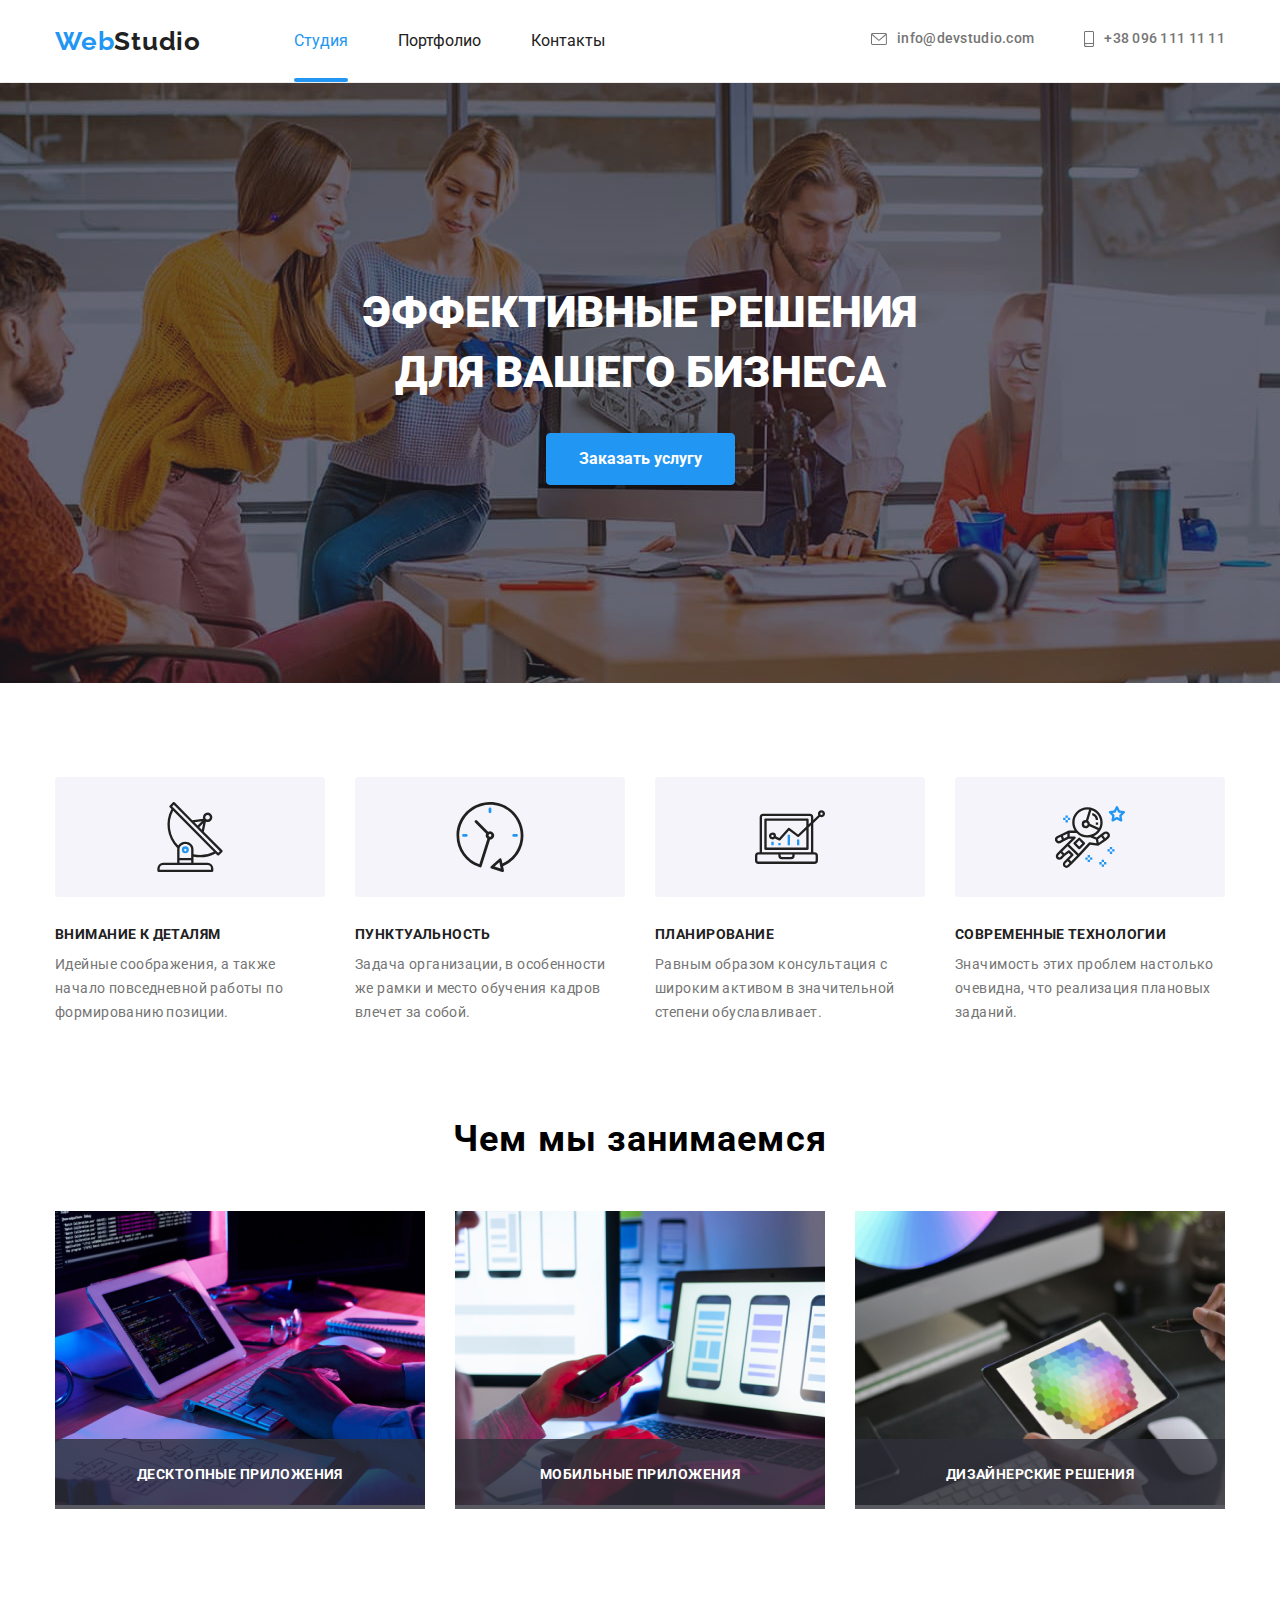
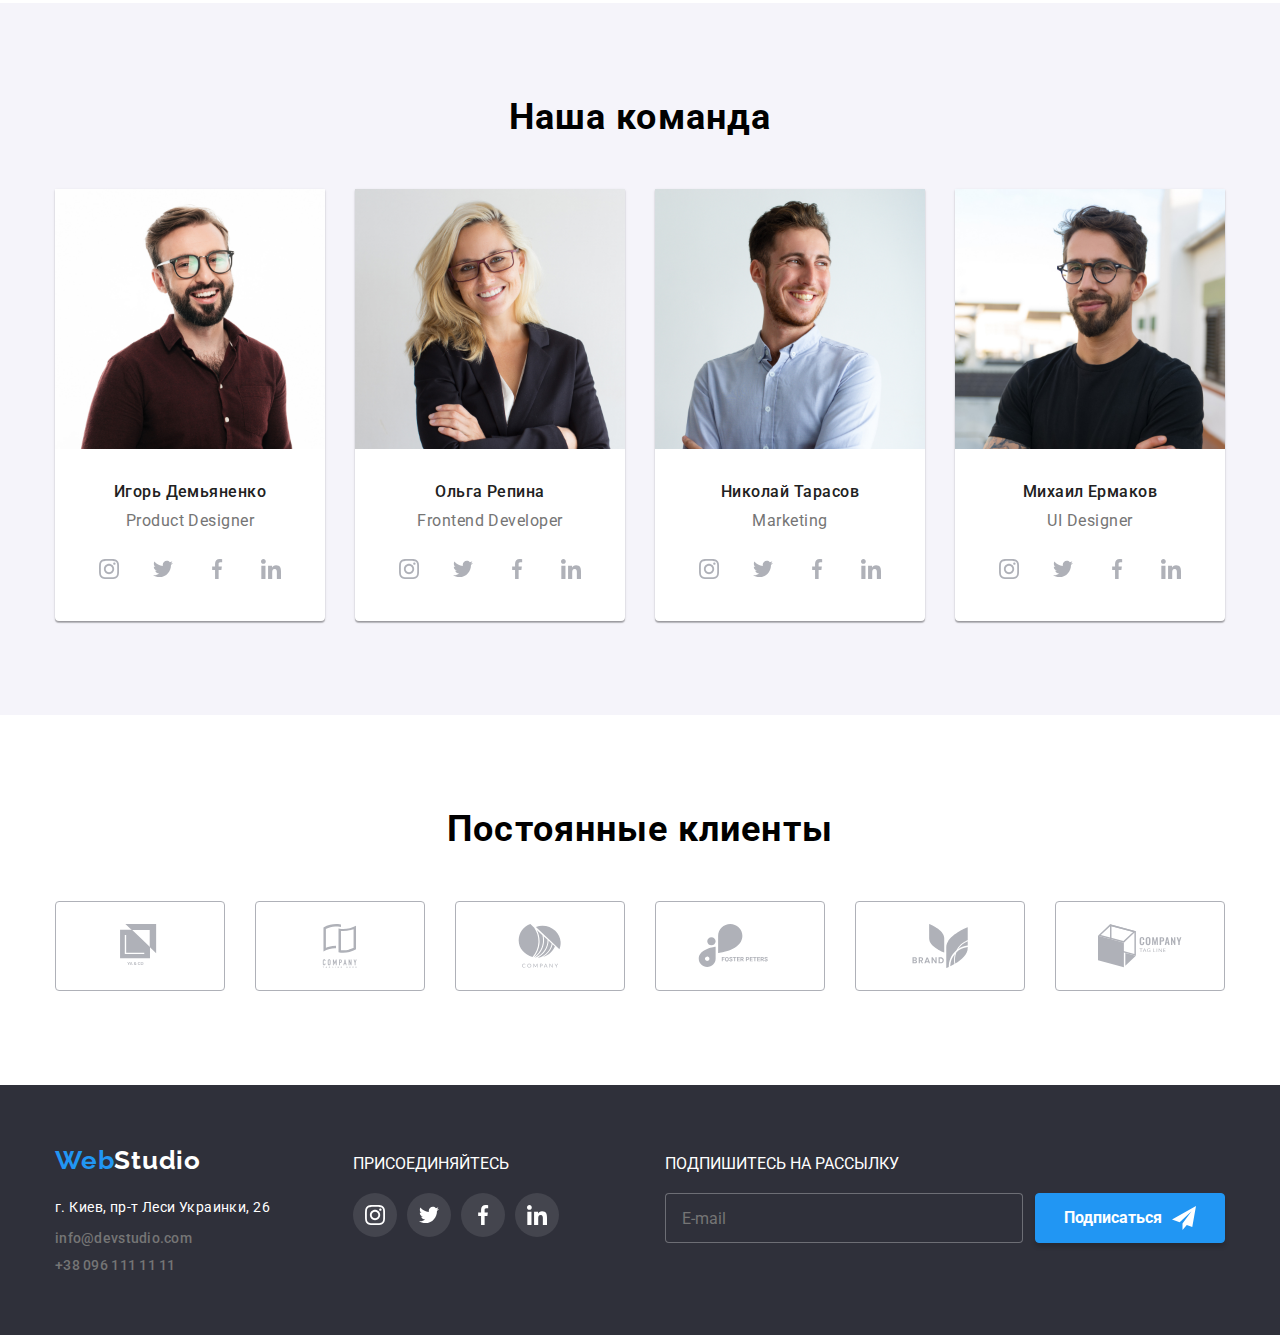
<file: index.html>
<!DOCTYPE html>
<html lang="ru">
<head>
    <meta charset="UTF-8">
    <meta name="viewport" content="width=device-width, initial-scale=1.0">
    <title lang="en">Webstudio</title>
    <link rel="preconnect" href="https://fonts.gstatic.com">
    <link href="https://fonts.googleapis.com/css2?family=Raleway:wght@700&family=Roboto:wght@100;500;900&display=swap"
    rel="stylesheet">
    <link rel="stylesheet" href="https://cdnjs.cloudflare.com/ajax/libs/modern-normalize/1.0.0/modern-normalize.min.css">
    <link rel="stylesheet" href="./images/symbol-defs.svg">
    <link rel="stylesheet" href="./css/main.min.css">
</head>
<body class="body">
    
    <header class="header">
    <div class="container">
          <nav class="navigation ">
         <a href="./index.html" class="logo"><span class="logo-accent">Web</span>Studio</a> 
        
         <ul class="navigation-list">
            <li class="navigation-list-item">
                <a href="./index.html" class="link current">Студия</a>
            </li>
            <li class="navigation-list-item">
                <a href="./portfolio.html" class="link">Портфолио</a>
            </li>
            <li class="navigation-list-item">
                <a href="Контакты" class="link">Контакты</a>
            </li>
       </ul>
    </nav>
    
       <address class="top-address">
            <ul class="top-address-list">
           <li class="item">
               <a class="top-address-link" href="mailto:info@devstudio.com"> 
                   <svg class="adress-icon" width="16" height="12">
                <use href="./images/symbol-defs.svg#icon-envelope"></use>
            </svg>info@devstudio.com</a>
               
            </li>
           <li class="item">
               <a class="top-address-link" href="tel:+380961111111">
                   <svg class="adress-icon" width="10" height="16">
                <use href="./images/symbol-defs.svg#icon-smartphone"></use>
            </svg>+38 096 111 11 11</a>
            </li>
            </ul>
       </address>
    
    </div>
    </header>
  
    <!-- Герой -->
    <main class="main-page">
        <section class="hero">
            <div class="overlay">
            <h1 class="main-title">эффективные решения<br> для вашего бизнеса</h1>
            <button data-modal-open class="main-btn"  type="button">Заказать услугу</button>
            <div class="backdrop is-hidden" data-modal>
                <div class="modal">
                  <button  class="close-btn" type="button" data-modal-close>
                    <svg class="icon-close" >
                      <use href="./images/symbol-defs.svg#icon-Vector"></use>
                    </svg> 
                  </button>
                  <div class="modal-form">
                      <p class="modal-form-title">Оставьте свои данные, мы вам перезвоним</p>
                      <form action="#" class="m-form">
                          <label for="name" class="modal-label">
                               Имя
                              <span class="modal-wrapper">
                                <input type="text"  name="name" class="modal-input">
                                <svg class="modal-icon" width="18px" height="18px">
                                    <use href="./images/symbol-defs.svg#icon-person"></use>
                                </svg>
                              </span>
                           
                        </label>
                          <label for="tel" class="modal-label">
                              Телефон
                            <span class="modal-wrapper">
                              <input type="tel" name="tel" class="modal-input">
                              <svg class="modal-icon" width="18px" height="18px">
                                <use href="./images/symbol-defs.svg#icon-phone"></use>
                            </svg>
                        </span>
                          </label>
                          <label for="email" class="modal-label">
                              Почта
                            <span class="modal-wrapper">
                              <input type="email" name="email" class="modal-input">
                              <svg class="modal-icon" width="18px" height="18px">
                                <use href="./images/symbol-defs.svg#icon-email"></use>
                            </svg>
                        </span>
                          </label>
                          <label for="comment" class="modal-label">
                              Комментарий
                              <textarea name="comment" class="comments" placeholder="Введите текст"></textarea>
                          </label>
                          <input id="check-police" type="checkbox" name="check-police" value="accept-policy" class="input-policy" >
                          <label for="check-police" class="label-policy">Соглашаюсь с рассылкой и принимаю <a href="#" class="form-link">  Условия договора</a> </label>
                          <button type="submit" class="main-btn modal-btn">Отправить</button>
                      </form>
                  </div>
                </div>
              </div>
       </div>
        </section>
        <!-- Особенности-->
        <section class="main-information">
            <div class="container">   
         <ul class="main-info-item">
        <li class="main-info-link icon-antenna">
            <h2 class="main-info-title">Внимание к деталям</h2>
            <p class="main-info-description">Идейные соображения, а также начало повседневной работы по формированию позиции.</p>
        </li>
        <li  class="main-info-link icon-clock">
        <h2  class="main-info-title">Пунктуальность</h2>
        <p class="main-info-description">Задача организации, в особенности же рамки и место обучения кадров влечет за собой.</p>
        </li>
        <li  class="main-info-link icon-diagram">
            <h2  class="main-info-title">Планирование</h2>
            <p class="main-info-description">Равным образом консультация с широким активом в значительной степени обуславливает.</p>
        </li>
        <li  class="main-info-link icon-astronaut">
            <h2  class="main-info-title">Современные технологии</h2>
            <p class="main-info-description">Значимость этих проблем настолько очевидна, что реализация плановых заданий.</p>

        </li>
    </ul>
    </div>

        </section>
        <!-- чем занимаемся-->
        <section class="about">
            <h2 class="about-title">Чем мы занимаемся</h2>
         <div class="container">
            <ul class="about-list">
            <li class="item">
                 <img  class="about-list-img"   src="./images/img.jpg" alt="человек печатает" width="370">
                 <div class="feature">
                     <p class="feature-title">Десктопные приложения</p>
                 </div>
            </li>
            <li class="item"> 
                <img  class="about-list-img"   src="./images/box-2.jpg" alt="человек держит телефон" width="370">
                <div class="feature">
                    <p class="feature-title">Мобильные приложения</p>
                </div>
            </li>
            <li class="item"> 
                <img  class="about-list-img"   src="./images/box-3.jpg" alt="планшет" width="370">
                <div class="feature">
                    <p class="feature-title">Дизайнерские решения</p>
                </div>
            </li>
        </ul>
        </div>
        
        </section>
        <!-- наша команда-->
        <section class="team" >
        <h2 class="about-title">Наша команда</h2>
        <div class="container">
        <ul class="team-list">
            <li class="team-list-item" >
                <img class="team-list-img" src="./images/img11.jpg" alt="Фото Игоря Демьяненко" width="270">
                <h3 class="team-icon">Игорь Демьяненко</h3>
                <p class="team-description"  lang="en">Product Designer</p>
                <ul class="social-list">
                    <li class="social-list_item">
                        <a class="social-list_link" href="">
                            <svg class="social-list_icons">
                                <use href="./images/symbol-defs.svg#icon-instagram"></use>
                            </svg>
                        </a>
                    </li>
                 <li class="social-list_item">
                <a class="social-list_link" href="">
                    <svg class="social-list_icons">
                        <use href="./images/symbol-defs.svg#icon-twitter"></use>
                    </svg>
                </a>
                 </li>
                    <li class="social-list_item">
                        <a class="social-list_link" href="">
                            <svg class="social-list_icons">
                                <use href="./images/symbol-defs.svg#icon-facebook"></use>
                            </svg>
                        </a>
                    </li>
                    <li class="social-list_item">
                        <a class="social-list_link" href="">
                            <svg class="social-list_icons">
                                <use href="./images/symbol-defs.svg#icon-linkedin"></use>
                            </svg>
                        </a>
                    </li>
                </ul>
            </li>
            <li class="team-list-item">
                <img  class="team-list-img" src="./images/img-1.jpg" alt="Фото Ольги Репиной" width="270">
                <h3 class="team-icon">Ольга Репина</h3>
                <p class="team-description"  lang="en">Frontend Developer</p>
                <ul class="social-list">
                    <li class="social-list_item">
                        <a class="social-list_link" href="">
                            <svg class="social-list_icons">
                                <use href="./images/symbol-defs.svg#icon-instagram"></use>
                            </svg>
                        </a>
                    </li>
                    <li class="social-list_item">
                        <a class="social-list_link" href="">
                            <svg class="social-list_icons">
                                <use href="./images/symbol-defs.svg#icon-twitter"></use>
                            </svg>
                        </a>
                    </li>
                    <li class="social-list_item">
                        <a class="social-list_link" href="">
                            <svg class="social-list_icons">
                                <use href="./images/symbol-defs.svg#icon-facebook"></use>
                            </svg>
                        </a>
                    </li>
                    <li class="social-list_item">
                        <a class="social-list_link" href="">
                            <svg class="social-list_icons">
                                <use href="./images/symbol-defs.svg#icon-linkedin"></use>
                            </svg>
                        </a>
                    </li>
                </ul>
                </li>
             
                 
             <li class="team-list-item"> 
                <img  class="team-list-img" src="./images/img-2.jpg" alt="фото Николай Тарасова" width="270">
                <h3 class="team-icon">Николай Тарасов</h3>
                <p class="team-description" lang="en">Marketing</p>
                <ul class="social-list">
                    <li class="social-list_item">
                        <a class="social-list_link" href="">
                            <svg class="social-list_icons">
                                <use href="./images/symbol-defs.svg#icon-instagram"></use>
                            </svg>
                        </a>
                    </li>
                    <li class="social-list_item">
                        <a class="social-list_link" href="">
                            <svg class="social-list_icons">
                                <use href="./images/symbol-defs.svg#icon-twitter"></use>
                            </svg>
                        </a>
                    </li>
                    <li class="social-list_item">
                        <a class="social-list_link" href="">
                            <svg class="social-list_icons">
                                <use href="./images/symbol-defs.svg#icon-facebook"></use>
                            </svg>
                        </a>
                    </li>
                    <li class="social-list_item">
                        <a class="social-list_link" href="">
                            <svg class="social-list_icons">
                                <use href="./images/symbol-defs.svg#icon-linkedin"></use>
                            </svg>
                        </a>
                    </li>
                </ul>
                </li>
            </li>
            <li class="team-list-item">
            <img  class="team-list-img" src="./images/img-3.jpg" alt="фото Михаила Ермакова" width="270">
            <h3 class="team-icon">Михаил Ермаков</h3>
            <p class="team-description"  lang="en">UI Designer</p>
            <ul class="social-list">
                <li class="social-list_item">
                    <a class="social-list_link" href="">
                        <svg class="social-list_icons">
                            <use href="./images/symbol-defs.svg#icon-instagram"></use>
                        </svg>
                    </a>
                </li>
                <li class="social-list_item">
                    <a class="social-list_link" href="">
                        <svg class="social-list_icons">
                            <use href="./images/symbol-defs.svg#icon-twitter"></use>
                        </svg>
                    </a>
                </li>
                <li class="social-list_item">
                    <a class="social-list_link" href="">
                        <svg class="social-list_icons">
                            <use href="./images/symbol-defs.svg#icon-facebook"></use>
                        </svg>
                    </a>
                </li>
                <li class="social-list_item">
                    <a class="social-list_link" href="">
                        <svg class="social-list_icons">
                            <use href="./images/symbol-defs.svg#icon-linkedin"></use>
                        </svg>
                    </a>
                </li>
            </ul>
            </li>
            </li>
        </ul>
        </div>
        </section>
        <!-- наши клиенты-->
     <section class="our-clients">
        <h2 class="about-title">Постоянные клиенты</h2>
            <div class="container">
                <ul class="clients-list">
                    <li class="clients-list_item">
                        <a class="clients-list_link" href="">
                            <svg class="clients-list_icons">
                        <use href="./images/symbol-defs.svg#icon-logo-1"></use>
                    </svg></a></li>
                    <li class="clients-list_item">
                        <a class="clients-list_link" href="">
                            <svg class="clients-list_icons">
                        <use href="./images/symbol-defs.svg#icon-logo-2"></use>
                    </svg></a></li>
                    <li class="clients-list_item">
                        <a class="clients-list_link" href="">
                            <svg class="clients-list_icons">
                        <use href="./images/symbol-defs.svg#icon-logo-3"></use>
                    </svg></a></li>
                    <li class="clients-list_item">
                        <a class="clients-list_link" href="">
                            <svg class="clients-list_icons">
                        <use href="./images/symbol-defs.svg#icon-logo-4"></use>
                    </svg></a></li>
                    <li class="clients-list_item">
                        <a class="clients-list_link" href="">
                            <svg class="clients-list_icons">
                        <use href="./images/symbol-defs.svg#icon-logo-5"></use>
                    </svg></a></li>
                    <li class="clients-list_item">
                        <a class="clients-list_link" href="">
                            <svg class="clients-list_icons">
                        <use href="./images/symbol-defs.svg#icon-logo-6"></use>
                    </svg></a></li>
                </ul>
                
            </div>
        </section>
    </main>
   <!--Подвал-->
   <footer class="footer">
    <div class="container foot">
        <div class="adress-item">
    <a href="./index.html" class="logo inverse"><span class="logo-accent">Web</span>Studio</a>
    
     <address class="bottom-address">
      <ul class="footer-list">
          <li class="item">
              <p class="footer-address">г. Киев, пр-т Леси Украинки, 26  </p>
          </li>
             <li class="item">
                <a class="top-address-link" href="mailto:info@devstudio.com">info@devstudio.com</a>
            </li>
            <li class="item">
        <a class="top-address-link" href="tel:+380961111111">+38 096 111 11 11</a>
            </li>
      </ul>  
    </address> 
    </div>
    <div class="soc-list">
        <p class="foot-title">ПРИСОЕДИНЯЙТЕСЬ</p>
        <ul class="soc-list_list">
        <li class="soc-list_item">
            <a class="soc-list_link" href="">
                <svg class="soc-list_icons">
                    <use href="./images/symbol-defs.svg#icon-instagram"></use>
                </svg>
            </a>
        </li>
        <li class="soc-list_item">
            <a class="soc-list_link" href="">
                <svg class="soc-list_icons">
                    <use href="./images/symbol-defs.svg#icon-twitter"></use>
                </svg>
            </a>
        </li>
        <li class="soc-list_item">
            <a class="soc-list_link" href="">
                <svg class="soc-list_icons">
                    <use href="./images/symbol-defs.svg#icon-facebook"></use>
                </svg>
            </a>
        </li>
        <li class="soc-list_item">
            <a class="soc-list_link" href="">
                <svg class="soc-list_icons">
                    <use href="./images/symbol-defs.svg#icon-linkedin"></use>
                </svg>
            </a>
        </li>
        </ul>
    </div>
    <div class="footer-form">
        <p class="foot-title">Подпишитесь на рассылку</p>
       <form class="form">
           <input class="footer-input" type="email" name="email" placeholder="E-mail">
           <button class="main-btn foot-btn" type="submit">Подписаться
               <svg class="footer-form-icon" width="24px" height="24px">
                   <use  href="./images/symbol-defs.svg#icon-icon-send"></use>
               </svg>
           </button>
        </form>
    </div>
    </div>
  </footer> 
  <script src="./js/modal.js"></script>
</body>
</html>
</file>
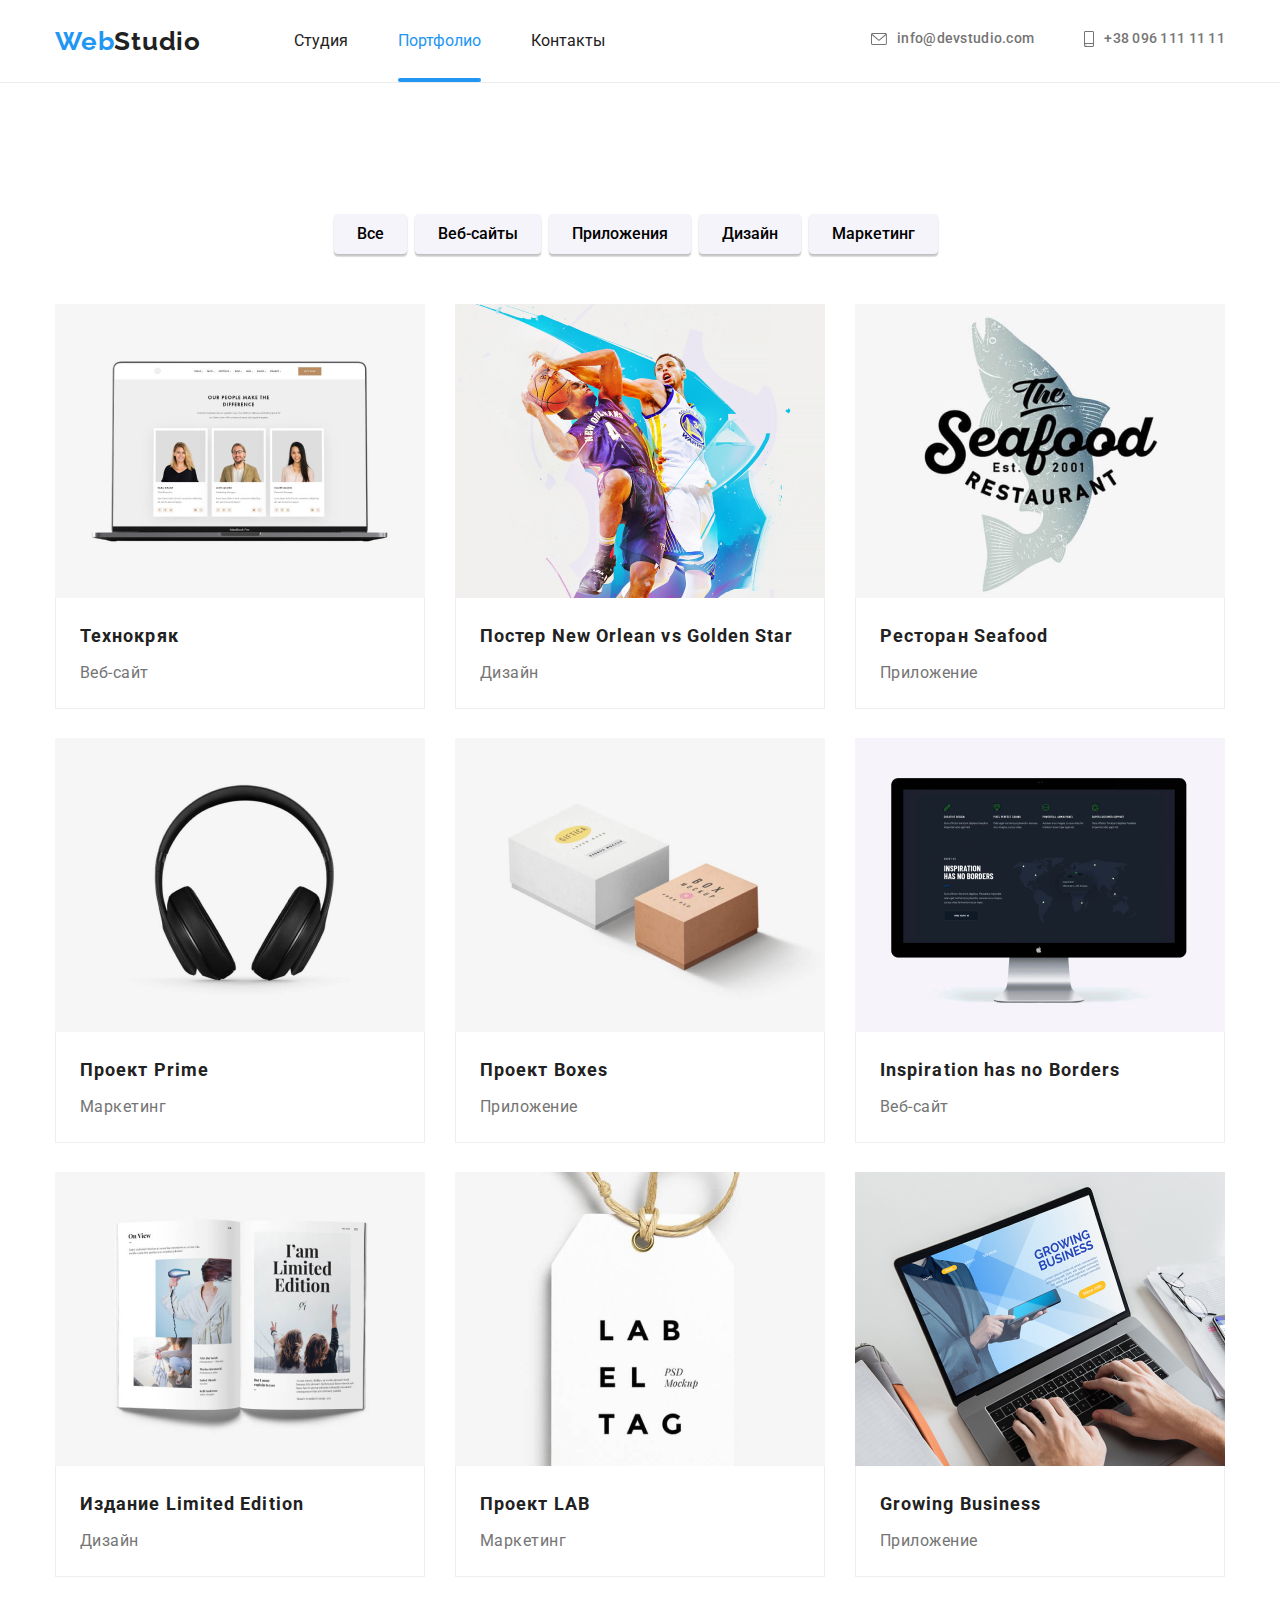
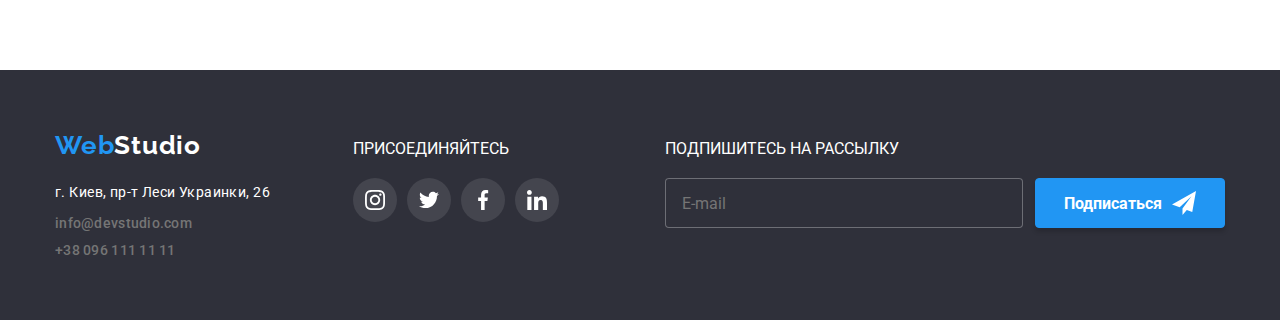
<file: portfolio.html>
<!DOCTYPE html>
<html lang="en">
<head>
    <meta charset="UTF-8">
    <meta name="viewport" content="width=device-width, initial-scale=1.0">
    <title lang="en">Portfolio</title>
    <link rel="preconnect" href="https://fonts.gstatic.com">
    <link href="https://fonts.googleapis.com/css2?family=Raleway:wght@700&family=Roboto:wght@100;500;700&display=swap"
        rel="stylesheet">
        <link rel="stylesheet" href="https://cdnjs.cloudflare.com/ajax/libs/modern-normalize/1.0.0/modern-normalize.min.css">
    <link rel="stylesheet" href="./css/main.min.css">
    <link rel="stylesheet" href="/images/symbol-defs.svg">
</head>
<body class="body">
<header class="header">
    <div class="container">
        <nav class="navigation ">
            <a href="./index.html" class="logo"><span class="logo-accent">Web</span>Studio</a>

            <ul class="navigation-list">
                <li class="navigation-list-item">
                    <a href="./index.html" class="link">Студия</a>
                </li>
                <li class="navigation-list-item">
                    <a href="./portfolio.html" class="link current">Портфолио</a>
                </li>
                <li class="navigation-list-item">
                    <a href="Контакты" class="link">Контакты</a>
                </li>
            </ul>
        </nav>

        <address class="top-address">
            <ul class="top-address-list">
                <li class="item">
                    <a class="top-address-link" href="mailto:info@devstudio.com">
                        <svg class="adress-icon" width="16" height="12">
                            <use href="./images/symbol-defs.svg#icon-envelope"></use>
                        </svg>info@devstudio.com</a>

                </li>
                <li class="item">
                    <a class="top-address-link" href="tel:+380961111111">
                        <svg class="adress-icon" width="10" height="16">
                            <use href="./images/symbol-defs.svg#icon-smartphone"></use>
                        </svg>+38 096 111 11 11</a>
                </li>
            </ul>
        </address>

    </div>
</header>
    <!-- Герой --> 
<section class="portfolio">
<h1 class="visually-hidden">Navigation</h1>
<ul class="auto-nav-list">
    <li><button class="button primary" type="button">Все</button></li>
    <li><button class="button first" type="button">Веб-сайты</button></li>
    <li><button class="button second" type="button">Приложения</button></li>
    <li><button class="button third" type="button">Дизайн</button></li>
    <li><button class="button fourth" type="button">Маркетинг</button></li>
</ul>
    <section class="projects">
     <div class="container">
    <ul class="project-list">  
        <li class="element">
           <a class="card-link" href="">  
               <div class="conteiner-overlay">
               <img class="project-list-img" src="./images/img-18.jpg" alt="" width="370">
               <p class="card-overlay">Технокряк это современная площадка распространения коронавируса. Компании используют эту платформу для цифрового
            шпионажа и атак на защищённые сервера конкурентов.</p>
               </div>
             <div class="text">
            <h2 class="element-title">Технокряк</h2>
            <p class="description">Веб-сайт</p>
            </div>
          </a>
            </li>
        <li class="element">
            <a class="card-link" href=""> 
             <div class="conteiner-overlay"> 
            <img class="project-list-img" src="./images/img-12.jpg" alt="" width="370">
            <p class="card-overlay">Технокряк это современная площадка распространения коронавируса. Компании используют эту платформу для цифрового
                шпионажа и атак на защищённые сервера конкурентов.</p> 
            </div>
            <div class="text">   
             <h2 class="element-title">Постер New Orlean vs Golden Star</h2>
             <p class="description">Дизайн</p>
            </div>
             </a>   
        </li>
        <li class="element">
            <a class="card-link" href=""> 
                   <div class="conteiner-overlay"> 
             <img class="project-list-img" src="./images/img-13.jpg" alt="" width="370">
             <p class="card-overlay">Технокряк это современная площадка распространения коронавируса. Компании используют эту платформу для цифрового
            шпионажа и атак на защищённые сервера конкурентов.</p> 
        </div>
        <div class="text">   
             <h2 class="element-title">Ресторан Seafood</h2>
            <p class="description">Приложение</p>
        </div>
            </a>
         </li>
        <li class="element">
            <a class="card-link" href="">
             <div class="conteiner-overlay">  
             <img class="project-list-img" src="./images/img-14.jpg" alt="" width="370">
             <p class="card-overlay">Технокряк это современная площадка распространения коронавируса. Компании используют эту платформу для цифрового
            шпионажа и атак на защищённые сервера конкурентов.</p>
            </div>
         <div class="text">  
              <h2 class="element-title">Проект Prime</h2>
            <p class="description">Маркетинг</p>
        </div>
            </a>          
       </li>
        <li class="element">
            <a class="card-link" href=""> 
             <div class="conteiner-overlay"> 
             <img class="project-list-img" src="./images/img-15.jpg" alt="" width="370">
             <p class="card-overlay">Технокряк это современная площадка распространения коронавируса. Компании используют эту платформу для цифрового
            шпионажа и атак на защищённые сервера конкурентов.</p>
            </div>
        <div class="text">   
             <h2 class="element-title">Проект Boxes</h2>
            <p class="description">Приложение</p>
        </div>
            </a>
            </li>
        <li class="element">
            <a class="card-link" href="">
             <div class="conteiner-overlay">  
             <img class="project-list-img" src="./images/img-16.jpg" alt="" width="370">
             <p class="card-overlay">Технокряк это современная площадка распространения коронавируса. Компании используют эту платформу для цифрового
            шпионажа и атак на защищённые сервера конкурентов.</p> 
            </div>
         <div class="text"> 
             <h2 class="element-title">Inspiration has no Borders</h2>
            <p class="description">Веб-сайт</p>
        </div>
            </a>       
           </li>
        <li class="element">
            <a class="card-link" href=""> 
            <div class="conteiner-overlay"> 
             <img class="project-list-img" src="./images/img-19.jpg" alt="" width="370">
             <p class="card-overlay">Технокряк это современная площадка распространения коронавируса. Компании используют эту платформу для цифрового
            шпионажа и атак на защищённые сервера конкурентов.</p> 
           </div>
        <div class="text">   
             <h2 class="element-title">Издание Limited Edition</h2>
            <p class="description">Дизайн</p>
        </div>
            </a> 
           </li>
        <li class="element">
            <a class="card-link" href=""> 
             <div class="conteiner-overlay"> 
             <img class="project-list-img" src="./images/img-17.jpg" alt="" width="370">
             <p class="card-overlay">Технокряк это современная площадка распространения коронавируса. Компании используют эту платформу для цифрового
            шпионажа и атак на защищённые сервера конкурентов.</p>
            </div>
         <div class="text">  
            <h2 class="element-title">Проект LAB</h2>
            <p class="description">Маркетинг</p>
         </div>
            </a>        
           </li>
        <li class="element">
                <a class="card-link" href=""> 
              <div class="conteiner-overlay"> 
                <img class="project-list-img" src="./images/img-21.jpg" alt="" width="370">
                <p class="card-overlay">Технокряк это современная площадка распространения коронавируса. Компании используют эту платформу для цифрового
            шпионажа и атак на защищённые сервера конкурентов.</p> 
           </div>
         <div class="text">       
             <h2 class="element-title">Growing Business</h2>
                <p class="description">Приложение</p>
            </div>
                </a>
          </li>
    </ul>
    </div>
    </section>
</section>
    <!--Подвал-->
    <footer class="footer">
        <div class="container foot">
            <div class="adress-item">
        <a href="./index.html" class="logo inverse"><span class="logo-accent">Web</span>Studio</a>
        
         <address class="bottom-address">
          <ul class="footer-list">
              <li class="item">
                  <p class="footer-address">г. Киев, пр-т Леси Украинки, 26  </p>
              </li>
                 <li class="item">
                    <a class="top-address-link" href="mailto:info@devstudio.com">info@devstudio.com</a>
                </li>
                <li class="item">
            <a class="top-address-link" href="tel:+380961111111">+38 096 111 11 11</a>
                </li>
          </ul>  
        </address> 
        </div>
        <div class="soc-list">
            <p class="foot-title">ПРИСОЕДИНЯЙТЕСЬ</p>
            <ul class="soc-list_list">
            <li class="soc-list_item">
                <a class="soc-list_link" href="">
                    <svg class="soc-list_icons">
                        <use href="./images/symbol-defs.svg#icon-instagram"></use>
                    </svg>
                </a>
            </li>
            <li class="soc-list_item">
                <a class="soc-list_link" href="">
                    <svg class="soc-list_icons">
                        <use href="./images/symbol-defs.svg#icon-twitter"></use>
                    </svg>
                </a>
            </li>
            <li class="soc-list_item">
                <a class="soc-list_link" href="">
                    <svg class="soc-list_icons">
                        <use href="./images/symbol-defs.svg#icon-facebook"></use>
                    </svg>
                </a>
            </li>
            <li class="soc-list_item">
                <a class="soc-list_link" href="">
                    <svg class="soc-list_icons">
                        <use href="./images/symbol-defs.svg#icon-linkedin"></use>
                    </svg>
                </a>
            </li>
            </ul>
        </div>
        <div class="footer-form">
            <p class="foot-title">Подпишитесь на рассылку</p>
           <form class="form">
               <input class="footer-input" type="email" name="email" placeholder="E-mail">
               <button class="main-btn foot-btn" type="submit">Подписаться
                   <svg class="footer-form-icon" width="24px" height="24px">
                       <use  href="./images/symbol-defs.svg#icon-icon-send"></use>
                   </svg>
               </button>
            </form>
        </div>
        </div>
      </footer> 
</body>
</html>
</file>
<file: css/main.min.css>
.visually-hidden{visibility:hidden}:root{--main-font: "Roboto", sans-serif;--secondary-font: "Raleway", sans-serif;--accent-color: #2196f3;--timing-function: cubic-bezier(0.4, 0, 0.2, 1)}.body{font-family:var(--main-font);font-style:normal}a{text-decoration:none}ul{list-style:none;margin:0;padding:0}h1,h2,h3,h4,h5,h6,p{margin:0}.container{display:flex;align-items:center;width:1200px;padding-left:15px;padding-right:15px;margin-left:auto;margin-right:auto}.logo-accent{color:var(--accent-color)}.logo{font-family:var(--secondary-font);font-weight:bold;font-size:26px;line-height:1.19;color:#212121;letter-spacing:0.03em}.main-btn{display:inline-block;margin:0 auto;padding:10px 32px;border-radius:4px;text-align:center;font-weight:bold;font-size:16px;line-height:1.87;background:#2196f3;color:#ffffff;max-width:200px;border:1px solid var(--accent-color);box-shadow:0px 4px 4px rgba(0,0,0,0.15);transition:color 250ms var(--timing-function)}.main-btnhover,.main-btnfocus{background:#188ce8}.backdrop{position:fixed;left:0;top:0;width:100%;height:100%;background:rgba(0,0,0,0.2);transition:opacity 250ms var(--timing-function);opacity:1;z-index:1}.modal{position:absolute;width:528px;min-height:581px;top:50%;left:50%;padding:40px;transform:translate(-50%, -50%);background:#ffffff;box-shadow:0px 1px 3px rgba(0,0,0,0.12),0px 1px 1px rgba(0,0,0,0.14),0px 2px 1px rgba(0,0,0,0.2);border-radius:4px;transition:transform 250ms var(--timing-function)}.m-form{display:flex;flex-direction:column;text-align:left}.modal-form-title{margin-bottom:12px;font-weight:bold;font-size:20px;line-height:1.15;letter-spacing:0.03em}.modal-label{font-size:12px;line-height:1.166;letter-spacing:0.01em;margin-bottom:10px;color:#757575}.modal-input{width:100%;height:40px;padding:11px 12px 11px 42px;border:1px solid rgba(33,33,33,0.2);border-radius:4px;transition:border 250ms var(--timing-function)}.modal-inputfocus{outline:none;border-color:var(--accent-color);transition:border 250ms var(--timing-function)}.modal-wrapper{position:relative;display:block;margin-top:4px}.modal-icon{position:absolute;display:block;top:50%;left:12px;transform:translateY(-50%);transition:fill 250ms var(--timing-function)}.modal-icon:hover{fill:var(--accent-color)}.modal-input:focus+.modal-icon,.modal-input:hover+.modal-icon{fill:var(--accent-color);transition:fill 250ms var(--timing-function)}.comments{width:100%;height:120px;margin-top:4px;padding:12px 16px;font-size:14px;line-height:1.142;letter-spacing:0.01em;color:black;border-radius:4px;border:1px solid rgba(33,33,33,0.2);resize:none;transition:border 250ms var(--timing-function)}.comments:focus{outline:none;border-color:var(--accent-color);transition:border 250ms var(--timing-function)}.label-policy{display:flex;align-items:center;margin-bottom:30px;font-size:14px;line-height:1.714;letter-spacing:0.03em;color:#757575}.label-policy::before{display:inline-block;content:"";width:16px;height:15px;border:2px solid #212121;border-radius:2px;margin-right:10px;outline:none;transition:border 250ms var(--timing-function)}.input-policy:checked+.label-policy::before{background-color:var(--accent-color);border-color:var(--accent-color);background-image:url(../images/Vector.svg);background-size:11px 8px;background-repeat:no-repeat;background-position:center;outline:none;transition:border-color 250ms var(--timing-function)}.input-policy{-webkit-appearance:none;-moz-appearance:none;appearance:none}.form-link{margin-left:4px;text-decoration:underline;text-decoration-skip-ink:none;color:var(--accent-color)}.is-hidden{opacity:0;visibility:hidden;pointer-events:none}.close-btn{position:absolute;display:flex;justify-content:center;align-items:center;width:30px;height:30px;top:8px;right:8px;background:#ffffff;border-radius:50%;border:1px solid rgba(0,0,0,0.1);cursor:pointer;transition:all 250ms var(--timing-function)}.icon-close{position:absolute;width:11px;height:11px}.social-list,.social-list_link{display:flex;justify-content:center}.social-list_link{align-items:center;width:44px;height:44px;background-color:#ffffff;border-radius:50%;transition:background-color 250ms var(--timing-function)}.social-list_link:hover,.social-list_link:focus{background-color:var(--accent-color)}.social-list_icons{width:20px;height:20px;fill:#afb1b8;transition:fill 250ms var(--timing-function)}.social-list_link:hover .social-list_icons,.social-list_link:focus .social-list_icons{fill:white}.social-list_item:not(:last-child){margin-right:10px}.about-title{text-align:center;margin-top:0;margin-bottom:50px;font-weight:bold;font-size:36px;line-height:1.16;letter-spacing:0.03em}.button{display:inline-block;padding:6px 22px;border:1px solid transparent;border-radius:4px;box-shadow:0px 3px 1px rgba(0,0,0,0.1),0px 1px 2px rgba(0,0,0,0.08),0px 2px 2px rgba(0,0,0,0.12);font-family:var(--main-font);font-weight:500;font-size:16px;line-height:1.62;background:#f5f4fa;text-align:center;text-decoration:none;margin-right:8px;transition:color 250ms cubic-bezier(0.4, 0, 0.2, 1)}.button:hover,.button:focus{background-color:var(--accent-color);color:#ffffff;border:1px solid var(--accent-color)}.conteiner-overlay{position:relative;overflow:hidden}.card-overlay{position:absolute;top:0;left:0;width:100%;height:100%;background:rgba(33,150,243,0.9);color:#ffffff;padding:63px 24px;font-size:18px;line-height:1.5;letter-spacing:0.03em;transform:translateY(100%);transition:transform 250ms cubic-bezier(0.4, 0, 0.2, 1)}.card-link:hover .card-overlay,.card-link:focus .card-overlay{display:block;transform:translateY(0%)}.navigation{display:flex;align-items:center}.navigation-list{display:flex;margin-left:93px}.navigation-list .link::after{content:"";display:block;position:absolute;left:0;bottom:0;width:100%;height:4px;opacity:0;transition:color 250ms var(--timing-function);background-color:#2196f3;border-radius:2px}.top-address{margin-left:auto}.top-address-list{display:flex;margin-left:auto}.top-address-list .item+.item{margin-left:50px}.navigation-list .link{display:block;padding-top:32px;padding-bottom:32px;color:#212121;transition:color 250ms var(--timing-function)}.navigation-list .link.current{color:var(--accent-color)}.navigation-list-item{position:relative}.navigation-list-item:not(:last-child){margin-right:50px}.navigation-list .link.current::after{opacity:1}.top-address-link{display:inline-flex;align-items:center;font-style:normal;color:#757575;font-weight:500;font-size:14px;line-height:1.14;letter-spacing:0.02em;transition:color 250ms var(--timing-function)}.top-address-link:hover,.top-address-link:focus{color:var(--accent-color)}.adress-icon{fill:currentColor;margin-right:10px}.link:hover,.link:focus{color:var(--accent-color)}.header{border-bottom:1px solid #ececec}.hero{text-align:center}.overlay{max-width:1600px;height:600px;margin-left:auto;margin-right:auto;outline:1px solid transparent;background-color:#0c0e24;background-image:linear-gradient(rgba(47,48,58,0.4), rgba(47,48,58,0.4)),url(../images/mainimg.jpg);background-repeat:no-repeat;background-size:cover;background-position:center}.main-title{padding-top:200px;margin-top:0px;margin-bottom:30px;font-weight:900;font-size:44px;line-height:1.36;text-transform:uppercase;color:#ffffff}.main-information{padding-top:94px;padding-bottom:94px}.main-info-item{display:flex;flex-wrap:wrap}.main-info-link{width:270px}.main-info-link::before{display:block;content:"";height:120px;background-size:70px;background-repeat:no-repeat;background-position:center;background-color:#f5f4fa;border-radius:4px;margin-bottom:30px}.main-info-link:not(:last-child){margin-right:30px}.icon-antenna::before{background-image:url(../images/antenna.svg)}.icon-clock::before{background-image:url(../images/clock.svg)}.icon-diagram::before{background-image:url(../images/diagram.svg)}.icon-astronaut::before{background-image:url(../images/astronaut.svg)}.main-info-title{margin-bottom:10px;font-weight:bold;font-size:14px;line-height:1.14;letter-spacing:0.03em;text-transform:uppercase;color:#212121}.main-info-description{margin:0;font-weight:normal;font-size:14px;line-height:1.71;letter-spacing:0.03em;color:#757575}.about{padding-bottom:94px}.about-list{display:flex}.about-list .item+.item{margin-left:30px}.item{position:relative}.feature{position:absolute;bottom:0;width:100%;min-height:70px;background:rgba(47,48,58,0.8)}.feature-title{padding-top:27px;padding-bottom:27px;margin:0;font-weight:bold;font-size:14px;line-height:1.142;text-align:center;letter-spacing:0.03em;text-transform:uppercase;color:#ffffff}.team{padding-top:94px;padding-bottom:94px;background:#f5f4fa}.team-list{display:flex}.team-list-item{padding-bottom:30px;border-radius:0px 0px 4px 4px;box-shadow:0px 1px 3px rgba(0,0,0,0.12),0px 1px 1px rgba(0,0,0,0.14),0px 2px 1px rgba(0,0,0,0.2);text-align:center;background:#ffffff}.team-list-item+.team-list-item{margin-left:30px}.team-icon{margin-top:30px;margin-bottom:10px;font-weight:500;font-size:16px;line-height:1.18;letter-spacing:0.03em;color:#212121}.team-description{margin-top:0px;margin-bottom:16px;font-weight:normal;font-size:16px;line-height:1.18;letter-spacing:0.03em;color:#757575}.our-clients{padding-top:94px;padding-bottom:94px}.clients-list{display:flex;list-style:none;text-decoration:none}.clients-list_link{display:flex;justify-content:center;align-items:center;width:170px;height:90px;background-color:#ffffff;border:1px solid #afb1b8;border-radius:4px;transition:border 250ms cubic-bezier(0.4, 0, 0.2, 1)}.clients-list_link:hover,.clients-list_link:focus{border:1px solid var(--accent-color)}.clients-list_icons{fill:#afb1b8;transition:fill 250ms cubic-bezier(0.4, 0, 0.2, 1)}.clients-list_link:hover .clients-list_icons,.clients-list_link:focus .clients-list_icons{fill:var(--accent-color)}.clients-list_link>.clients-list_icons{height:50%;width:50%}.clients-list_item:not(:last-child){margin-right:30px}.footer{background-color:#2f303a;padding-top:60px;padding-bottom:60px}.foot{align-items:baseline;justify-content:space-between}.bottom-address{margin-top:20px}.footer-list .item+.item{margin-top:9px}.logo.inverse{color:white;width:145px}.footer-address{margin:0;font-weight:normal;font-style:normal;font-size:14px;line-height:1.71;letter-spacing:0.03em;text-decoration:none;color:#ffffff}.adress-item{margin-right:70px}.soc-list_list{display:flex;list-style:none;padding:0;margin:0}.foot-title{padding:0;margin-top:0;margin-bottom:20px;text-transform:uppercase;color:#ffffff}.soc-list_link{display:flex;justify-content:center;align-items:center;width:44px;height:44px;background-color:rgba(255,255,255,0.1);width:44px;height:44px;border-radius:50%;transition:background-color 250ms var(--timing-function)}.soc-list_link:hover,.soc-list_link:focus{background-color:var(--accent-color)}.soc-list_icons{width:20px;height:20px;fill:#ffffff}.soc-list_item:not(:last-child){margin-right:10px}.footer-form{margin-left:93px}.form{display:flex}.footer-input{width:358px;height:50px;padding:15px 16px;margin-right:12px;border:1px solid rgba(255,255,255,0.3);background:#2f303a;border-radius:4px;outline:none}.footer-input:focus{border-color:var(--accent-color)}.foot-btn{display:flex;align-items:center;height:50px;padding-left:28px;padding-right:28px;transition:color 250ms var(--timing-function)}.footer-form-icon{margin-left:10px}.portfolio{box-sizing:border-box;padding-top:94px;padding-bottom:94px;width:1200px;margin-left:auto;margin-right:auto}.auto-nav-list{display:flex;justify-content:center;margin-bottom:50px}.address{margin-left:auto}.project-list{display:flex;flex-wrap:wrap}.element{width:370px;margin-right:30px;margin-bottom:30px}.element.element:nth-child(3n){margin-right:0}.element:nth-child(n+7){margin-bottom:0px}.card-link{display:block;width:370px;height:404px;text-decoration:none;background:#ffffff;box-sizing:border-box}.card-link:hover,.card-link:focus{box-shadow:0px 1px 1px rgba(0,0,0,0.12),0px 4px 4px rgba(0,0,0,0.06),1px 4px 6px rgba(0,0,0,0.16)}.text{padding:20px 24px;background:#ffffff;border-bottom:1px solid #eeeeee;border-left:1px solid #eeeeee;border-right:1px solid #eeeeee}.project-list-img{display:block}.description{margin-top:4px;margin-bottom:0px;font-family:var(--main-font);font-weight:normal;font-size:16px;line-height:1.87;letter-spacing:0.03em;color:#757575}.element-title{margin-top:0;margin-bottom:0;letter-spacing:0.06em;font-style:normal;font-weight:bold;font-size:18px;line-height:2;color:#212121}
/*# sourceMappingURL=main.min.css.map */
</file>
